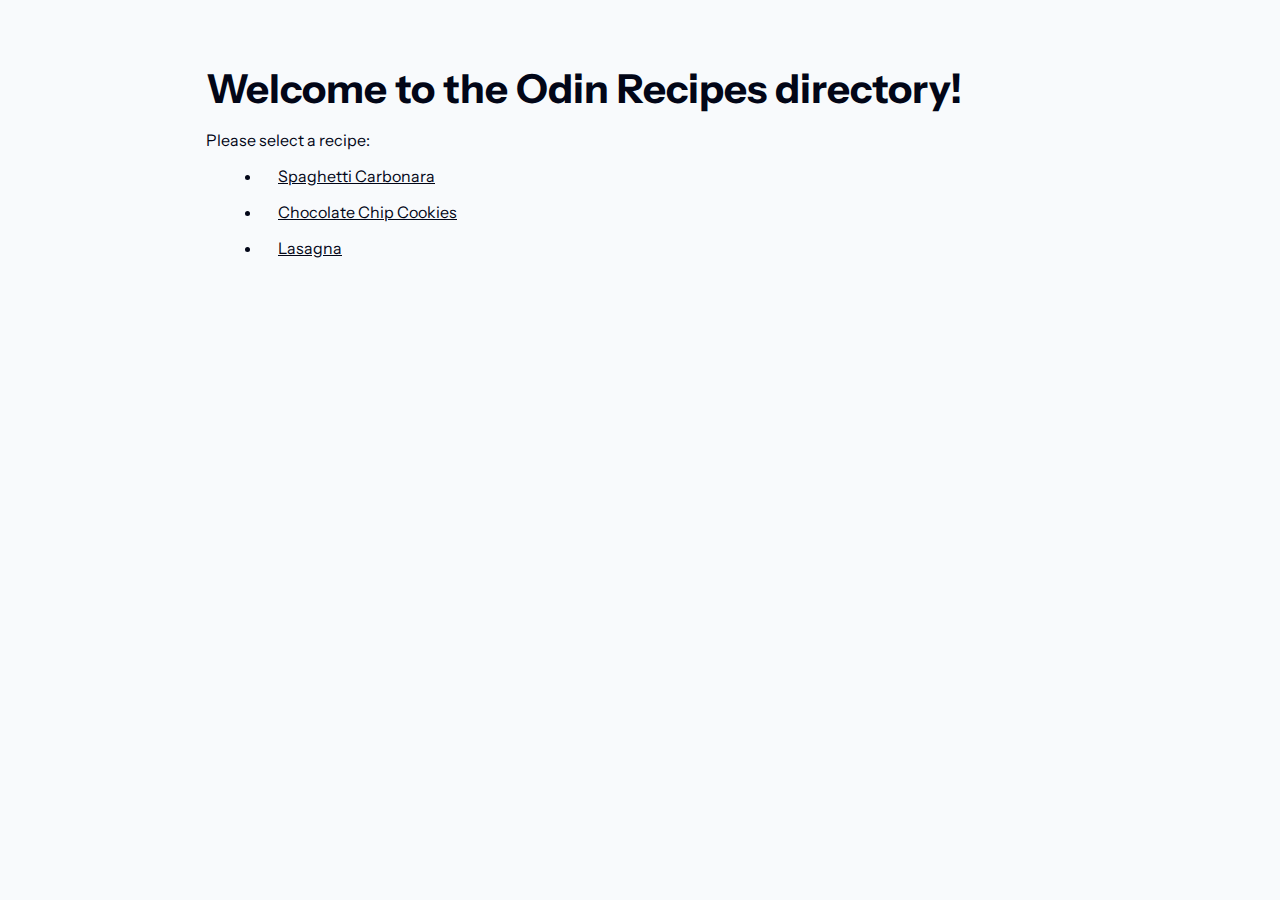
<file: index.html>
<!DOCTYPE html>
<html lang="en">
<head>
  <meta charset="UTF-8">
  <title>Odin Recipes</title>
  <meta name="viewport" content="width=device-width, initial-scale=1.0">
  <link rel="stylesheet" href="styles.css">
</head>
<body>
  <h1>Welcome to the Odin Recipes directory!</h1>
  <p>Please select a recipe:</p>
  <ul>
    <li><a href="./recipes/spaghetti-carbonara.html">Spaghetti Carbonara</a></li>
    <li><a href="./recipes/chocolate-chip-cookies.html">Chocolate Chip Cookies</a></li>
    <li><a href="./recipes/lasagna.html">Lasagna</a></li>
  </ul>
</body>
</html>
</file>
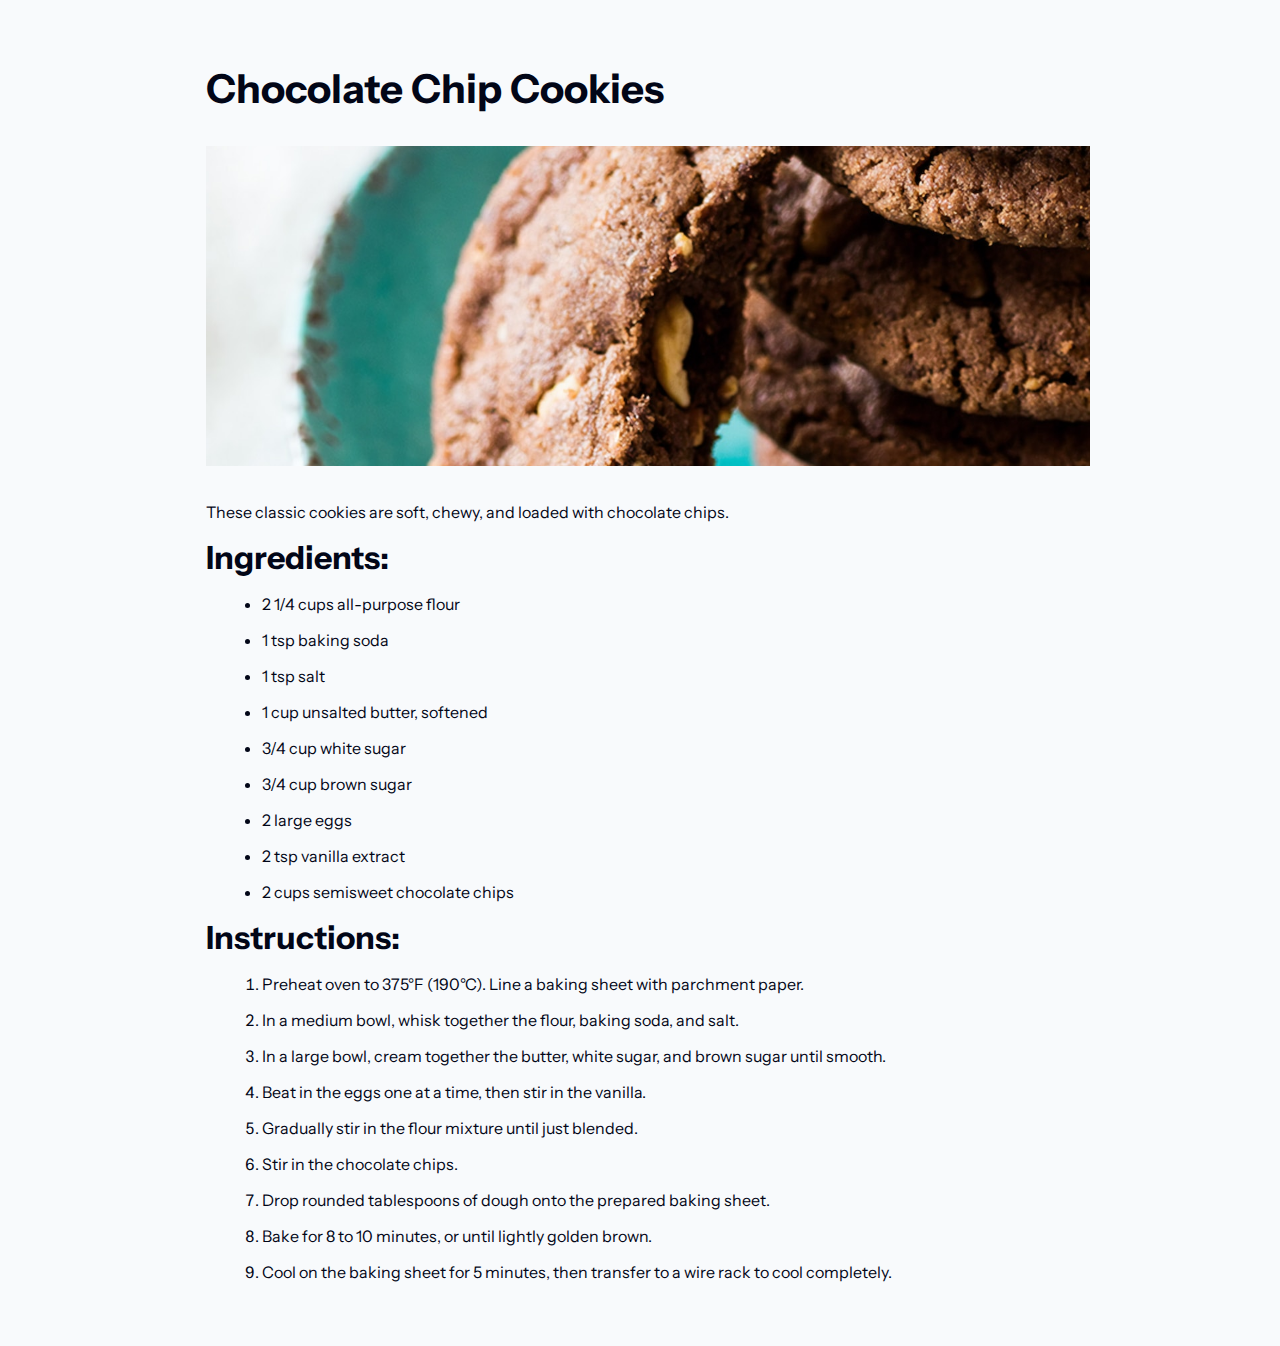
<file: recipes/chocolate-chip-cookies.html>
<!DOCTYPE html>
<html lang="en">
<head>
  <meta charset="UTF-8">
  <title>Chocolate Chip Cookies</title>
  <meta name="viewport" content="width=device-width, initial-scale=1.0">
  <link rel="stylesheet" href="../styles.css">
</head>
<body>
  <h1>Chocolate Chip Cookies</h1>
  <img src="../images/chocolate-chip-cookies.jpg" alt="Chocolate Chip Cookies">
  <p>These classic cookies are soft, chewy, and loaded with chocolate chips.</p>
  <h2>Ingredients:</h2>
  <ul>
    <li>2 1/4 cups all-purpose flour</li>
    <li>1 tsp baking soda</li>
    <li>1 tsp salt</li>
    <li>1 cup unsalted butter, softened</li>
    <li>3/4 cup white sugar</li>
    <li>3/4 cup brown sugar</li>
    <li>2 large eggs</li>
    <li>2 tsp vanilla extract</li>
    <li>2 cups semisweet chocolate chips</li>
  </ul>
  <h2>Instructions:</h2>
  <ol>
    <li>Preheat oven to 375°F (190°C). Line a baking sheet with parchment paper.</li>
    <li>In a medium bowl, whisk together the flour, baking soda, and salt.</li>
    <li>In a large bowl, cream together the butter, white sugar, and brown sugar until smooth.</li>
    <li>Beat in the eggs one at a time, then stir in the vanilla.</li>
    <li>Gradually stir in the flour mixture until just blended.</li>
    <li>Stir in the chocolate chips.</li>
    <li>Drop rounded tablespoons of dough onto the prepared baking sheet.</li>
    <li>Bake for 8 to 10 minutes, or until lightly golden brown.</li>
    <li>Cool on the baking sheet for 5 minutes, then transfer to a wire rack to cool completely.</li>
  </ol>
</body>
</html>
</file>
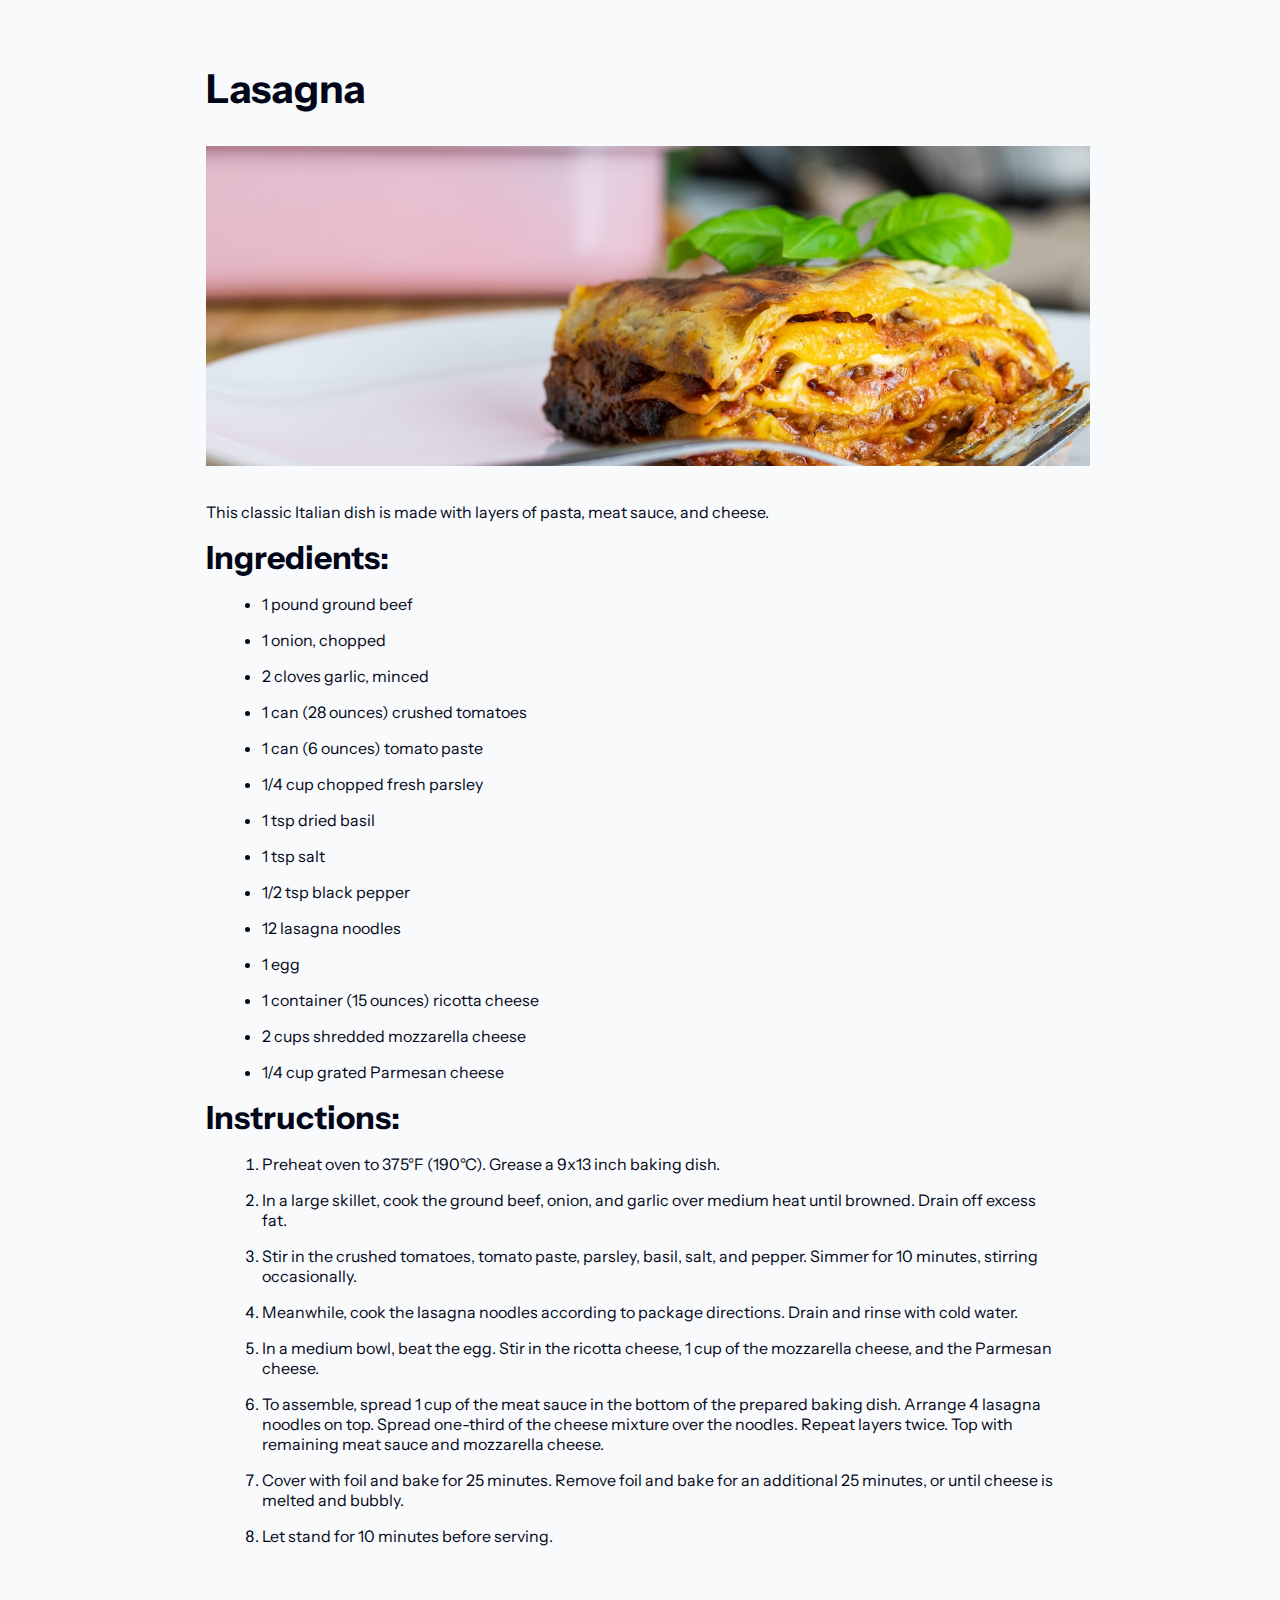
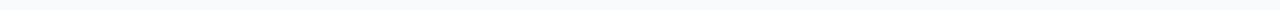
<file: recipes/lasagna.html>
<!DOCTYPE html>
<html lang="en">
<head>
  <meta charset="UTF-8">
  <title>Lasagna</title>
  <meta name="viewport" content="width=device-width, initial-scale=1.0">
  <link rel="stylesheet" href="../styles.css">
</head>
<body>
  <h1>Lasagna</h1>
  <img src="../images/lasagna.jpg" alt="Lasagna">
  <p>This classic Italian dish is made with layers of pasta, meat sauce, and cheese.</p>
  <h2>Ingredients:</h2>
  <ul>
    <li>1 pound ground beef</li>
    <li>1 onion, chopped</li>
    <li>2 cloves garlic, minced</li>
    <li>1 can (28 ounces) crushed tomatoes</li>
    <li>1 can (6 ounces) tomato paste</li>
    <li>1/4 cup chopped fresh parsley</li>
    <li>1 tsp dried basil</li>
    <li>1 tsp salt</li>
    <li>1/2 tsp black pepper</li>
    <li>12 lasagna noodles</li>
    <li>1 egg</li>
    <li>1 container (15 ounces) ricotta cheese</li>
    <li>2 cups shredded mozzarella cheese</li>
    <li>1/4 cup grated Parmesan cheese</li>
  </ul>
  <h2>Instructions:</h2>
  <ol>
    <li>Preheat oven to 375°F (190°C). Grease a 9x13 inch baking dish.</li>
    <li>In a large skillet, cook the ground beef, onion, and garlic over medium heat until browned. Drain off excess fat.</li>
    <li>Stir in the crushed tomatoes, tomato paste, parsley, basil, salt, and pepper. Simmer for 10 minutes, stirring occasionally.</li>
    <li>Meanwhile, cook the lasagna noodles according to package directions. Drain and rinse with cold water.</li>
    <li>In a medium bowl, beat the egg. Stir in the ricotta cheese, 1 cup of the mozzarella cheese, and the Parmesan cheese.</li>
    <li>To assemble, spread 1 cup of the meat sauce in the bottom of the prepared baking dish. Arrange 4 lasagna noodles on top. Spread one-third of the cheese mixture over the noodles. Repeat layers twice. Top with remaining meat sauce and mozzarella cheese.</li>
    <li>Cover with foil and bake for 25 minutes. Remove foil and bake for an additional 25 minutes, or until cheese is melted and bubbly.</li>
    <li>Let stand for 10 minutes before serving.</li>
  </ol>
</body>
</html>
</file>
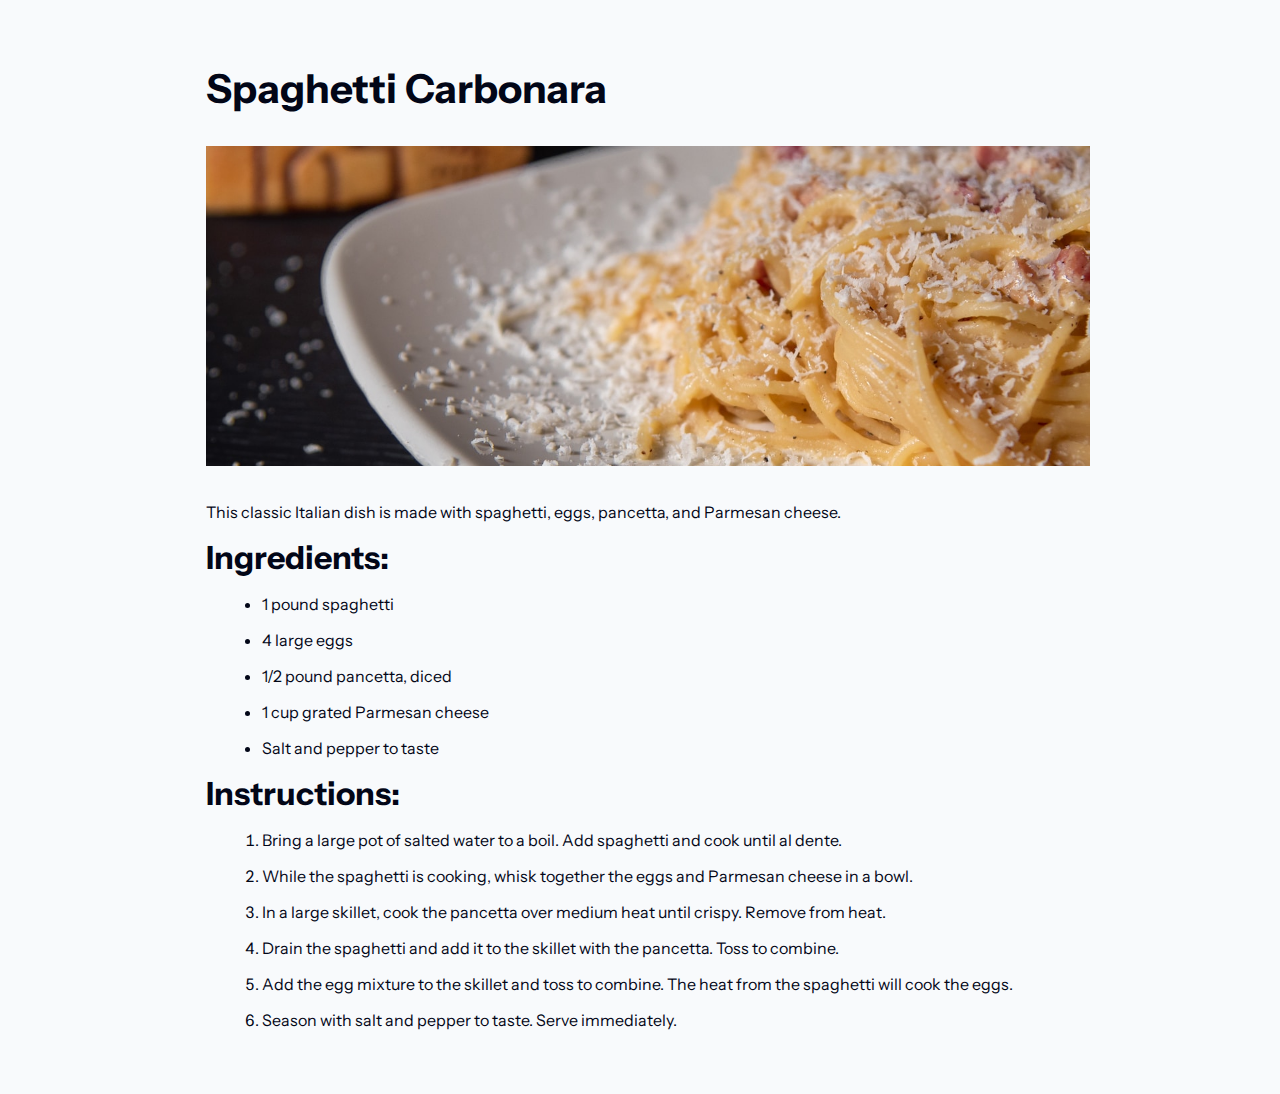
<file: recipes/spaghetti-carbonara.html>
<!DOCTYPE html>
<html lang="en">
<head>
  <meta charset="UTF-8">
  <title>Spaghetti Carbonara</title>  <meta name="viewport" content="width=device-width, initial-scale=1.0">
  <link rel="stylesheet" href="../styles.css">
</head>
<body>
  <h1>Spaghetti Carbonara</h1>
  <img src="../images/spaghetti-carbonara.jpg" alt="Spaghetti Carbonara">
  <p>This classic Italian dish is made with spaghetti, eggs, pancetta, and Parmesan cheese.</p>
  <h2>Ingredients:</h2>
  <ul>
    <li>1 pound spaghetti</li>
    <li>4 large eggs</li>
    <li>1/2 pound pancetta, diced</li>
    <li>1 cup grated Parmesan cheese</li>
    <li>Salt and pepper to taste</li>
  </ul>
  <h2>Instructions:</h2>
  <ol>
    <li>Bring a large pot of salted water to a boil. Add spaghetti and cook until al dente.</li>
    <li>While the spaghetti is cooking, whisk together the eggs and Parmesan cheese in a bowl.</li>
    <li>In a large skillet, cook the pancetta over medium heat until crispy. Remove from heat.</li>
    <li>Drain the spaghetti and add it to the skillet with the pancetta. Toss to combine.</li>
    <li>Add the egg mixture to the skillet and toss to combine. The heat from the spaghetti will cook the eggs.</li>
    <li>Season with salt and pepper to taste. Serve immediately.</li>
  </ol>
</body>
</html>
</file>
<file: styles.css>
@import url('https://fonts.googleapis.com/css2?family=Instrument+Sans:ital,wght@0,400;0,500;0,600;0,700;1,400;1,500;1,600;1,700&display=swap');

* {
    font-family: 'Instrument Sans', sans-serif;
    margin: 16px;
    color: #020617;
}

html {
    font-size: 16px;
    line-height: 1.25;
}

h1 {
    font-size: 40px;
}

h2 {
    font-size: 32px;
}

h3 {
    font-size: 24px;
}

h4 {
    font-size: 20px;
}

h5 {
    font-size: 18px;
}

h6 {
    font-size: 16px;
}

p {
    font-size: 16px;
}

a {
    font-size: 16px;
}

button {
    font-size: 16px;
}

input {
    font-size: 16px;
}

select {
    font-size: 16px;
}

textarea {
    font-size: 16px;
}

img {
    object-fit: cover;
    width: 100vw;
    height: 320px;
}

html {
    overflow-x: hidden;
    margin: 0;
    padding: 0;
    background-color: #f8fafc;
}
body {
    width: 100%;
    max-width: 900px;
    margin: 0 auto;
    overflow-x: hidden;
    padding-top: 48px;
    padding-bottom: 48px;
}
</file>
